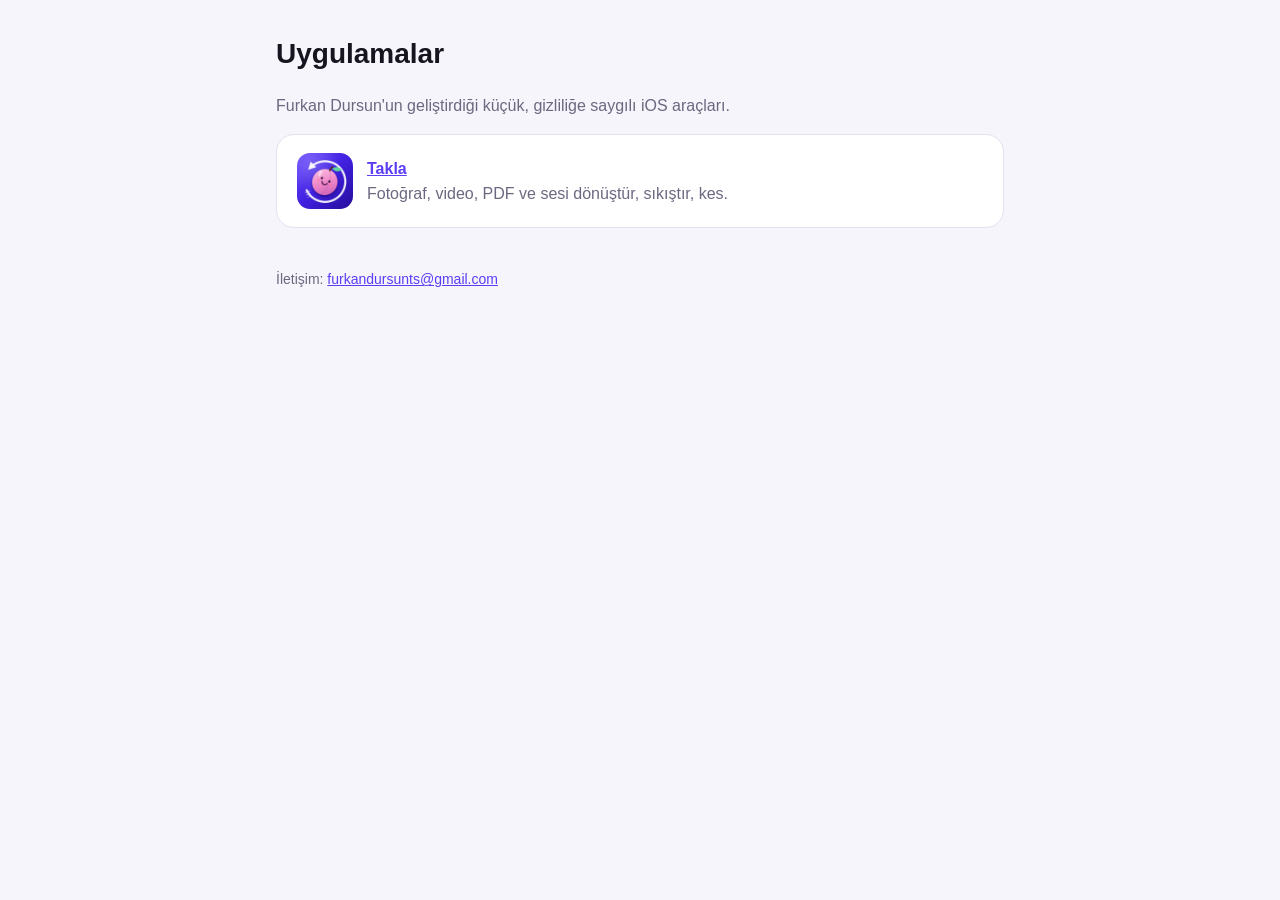
<file: index.html>
<!doctype html><html lang="tr"><head><meta charset="utf-8"><meta name="viewport" content="width=device-width,initial-scale=1">
<title>Furkan Dursun — Uygulamalar</title><link rel="stylesheet" href="stil.css"></head><body><main>
<h1>Uygulamalar</h1><p class="muted">Furkan Dursun'un geliştirdiği küçük, gizliliğe saygılı iOS araçları.</p>
<div class="card"><header style="margin:0"><img src="takla/ikon.png" alt=""><div><strong><a href="takla/">Takla</a></strong><br><span class="muted">Fotoğraf, video, PDF ve sesi dönüştür, sıkıştır, kes.</span></div></header></div>
<footer>İletişim: <a href="mailto:furkandursunts@gmail.com">furkandursunts@gmail.com</a></footer>
</main></body></html>
</file>
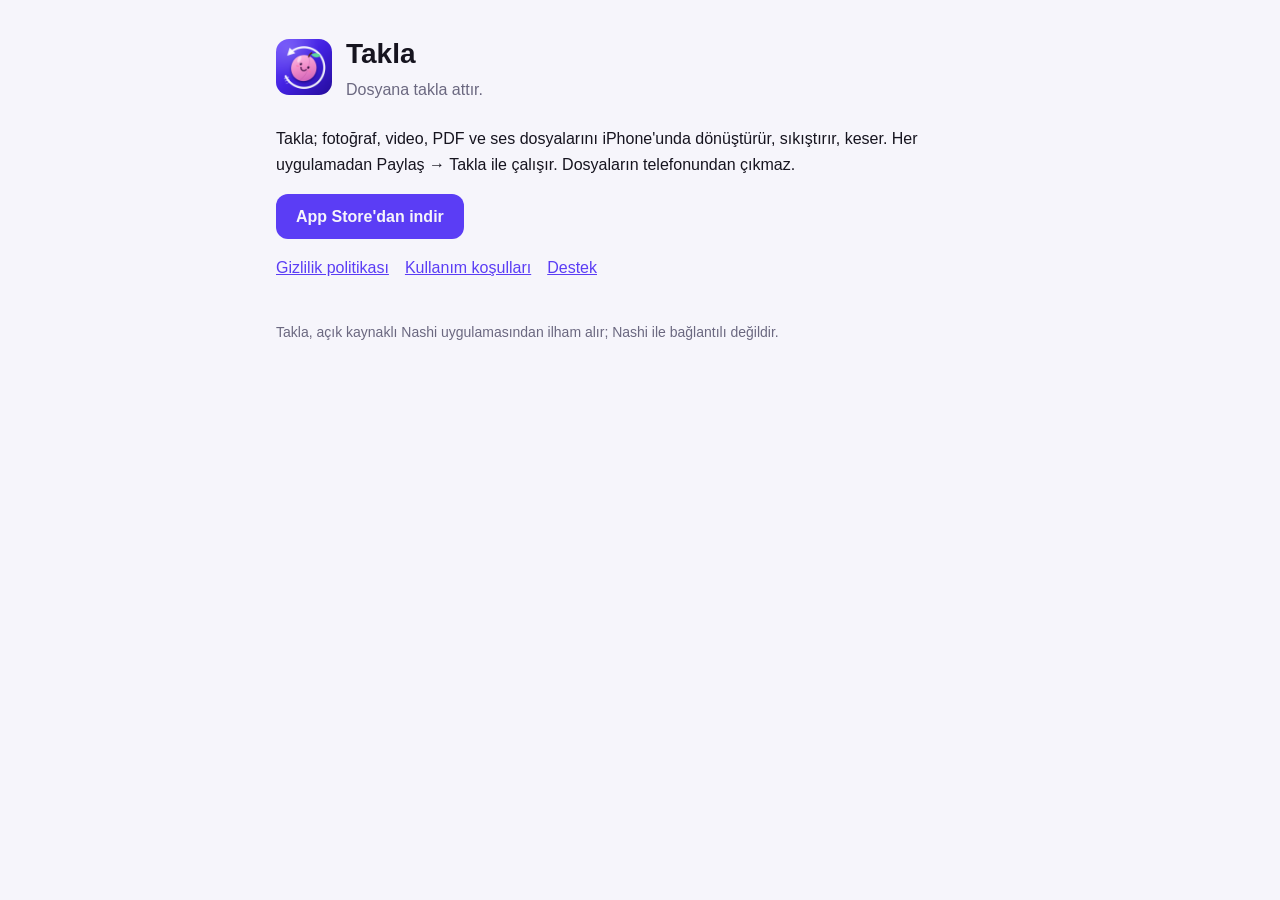
<file: takla/index.html>
<!doctype html><html lang="tr"><head><meta charset="utf-8"><meta name="viewport" content="width=device-width,initial-scale=1">
<title>Takla</title><link rel="stylesheet" href="../stil.css"></head><body><main>
<header><img src="ikon.png" alt="Takla"><div><h1>Takla</h1><span class="muted">Dosyana takla attır.</span></div></header>
<p>Takla; fotoğraf, video, PDF ve ses dosyalarını iPhone'unda dönüştürür, sıkıştırır, keser. Her uygulamadan Paylaş → Takla ile çalışır. Dosyaların telefonundan çıkmaz.</p>
<p><a class="btn" href="https://apps.apple.com/tr/app/takla-dosya-d%C3%B6n%C3%BC%C5%9Ft%C3%BCr%C3%BCc%C3%BC/id6837812760">App Store'dan indir</a></p>
<nav><a href="gizlilik/">Gizlilik politikası</a><a href="kosullar/">Kullanım koşulları</a><a href="destek/">Destek</a></nav>
<footer>Takla, açık kaynaklı Nashi uygulamasından ilham alır; Nashi ile bağlantılı değildir.</footer>
</main></body></html>
</file>
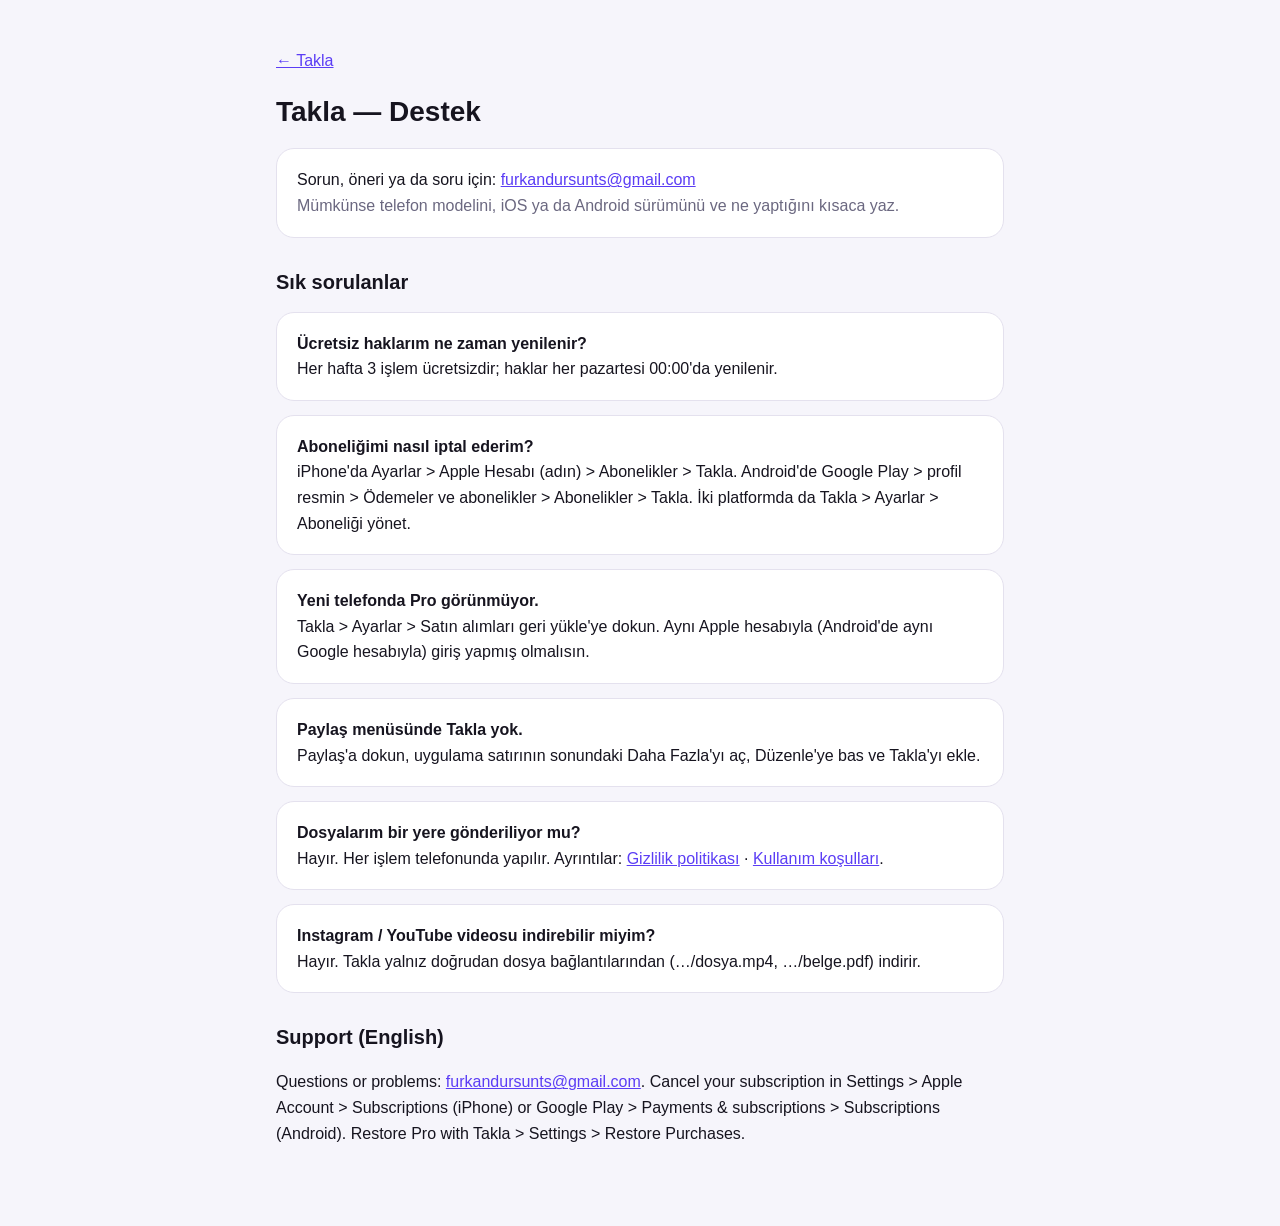
<file: takla/destek/index.html>
<!doctype html><html lang="tr"><head><meta charset="utf-8"><meta name="viewport" content="width=device-width,initial-scale=1">
<title>Takla — Destek</title><link rel="stylesheet" href="../../stil.css"></head><body><main>
<p><a href="../">← Takla</a></p>
<h1>Takla — Destek</h1>
<div class="card">Sorun, öneri ya da soru için: <a href="mailto:furkandursunts@gmail.com?subject=Takla%20destek">furkandursunts@gmail.com</a><br><span class="muted">Mümkünse telefon modelini, iOS ya da Android sürümünü ve ne yaptığını kısaca yaz.</span></div>
<h2>Sık sorulanlar</h2>
<div class="card"><strong>Ücretsiz haklarım ne zaman yenilenir?</strong><br>Her hafta 3 işlem ücretsizdir; haklar her pazartesi 00:00'da yenilenir.</div>
<div class="card"><strong>Aboneliğimi nasıl iptal ederim?</strong><br>iPhone'da Ayarlar &gt; Apple Hesabı (adın) &gt; Abonelikler &gt; Takla. Android'de Google Play &gt; profil resmin &gt; Ödemeler ve abonelikler &gt; Abonelikler &gt; Takla. İki platformda da Takla &gt; Ayarlar &gt; Aboneliği yönet.</div>
<div class="card"><strong>Yeni telefonda Pro görünmüyor.</strong><br>Takla &gt; Ayarlar &gt; Satın alımları geri yükle'ye dokun. Aynı Apple hesabıyla (Android'de aynı Google hesabıyla) giriş yapmış olmalısın.</div>
<div class="card"><strong>Paylaş menüsünde Takla yok.</strong><br>Paylaş'a dokun, uygulama satırının sonundaki Daha Fazla'yı aç, Düzenle'ye bas ve Takla'yı ekle.</div>
<div class="card"><strong>Dosyalarım bir yere gönderiliyor mu?</strong><br>Hayır. Her işlem telefonunda yapılır. Ayrıntılar: <a href="../gizlilik/">Gizlilik politikası</a> · <a href="../kosullar/">Kullanım koşulları</a>.</div>
<div class="card"><strong>Instagram / YouTube videosu indirebilir miyim?</strong><br>Hayır. Takla yalnız doğrudan dosya bağlantılarından (…/dosya.mp4, …/belge.pdf) indirir.</div>
<h2>Support (English)</h2>
<p>Questions or problems: <a href="mailto:furkandursunts@gmail.com?subject=Takla%20support">furkandursunts@gmail.com</a>. Cancel your subscription in Settings &gt; Apple Account &gt; Subscriptions (iPhone) or Google Play &gt; Payments &amp; subscriptions &gt; Subscriptions (Android). Restore Pro with Takla &gt; Settings &gt; Restore Purchases.</p>
</main></body></html>
</file>
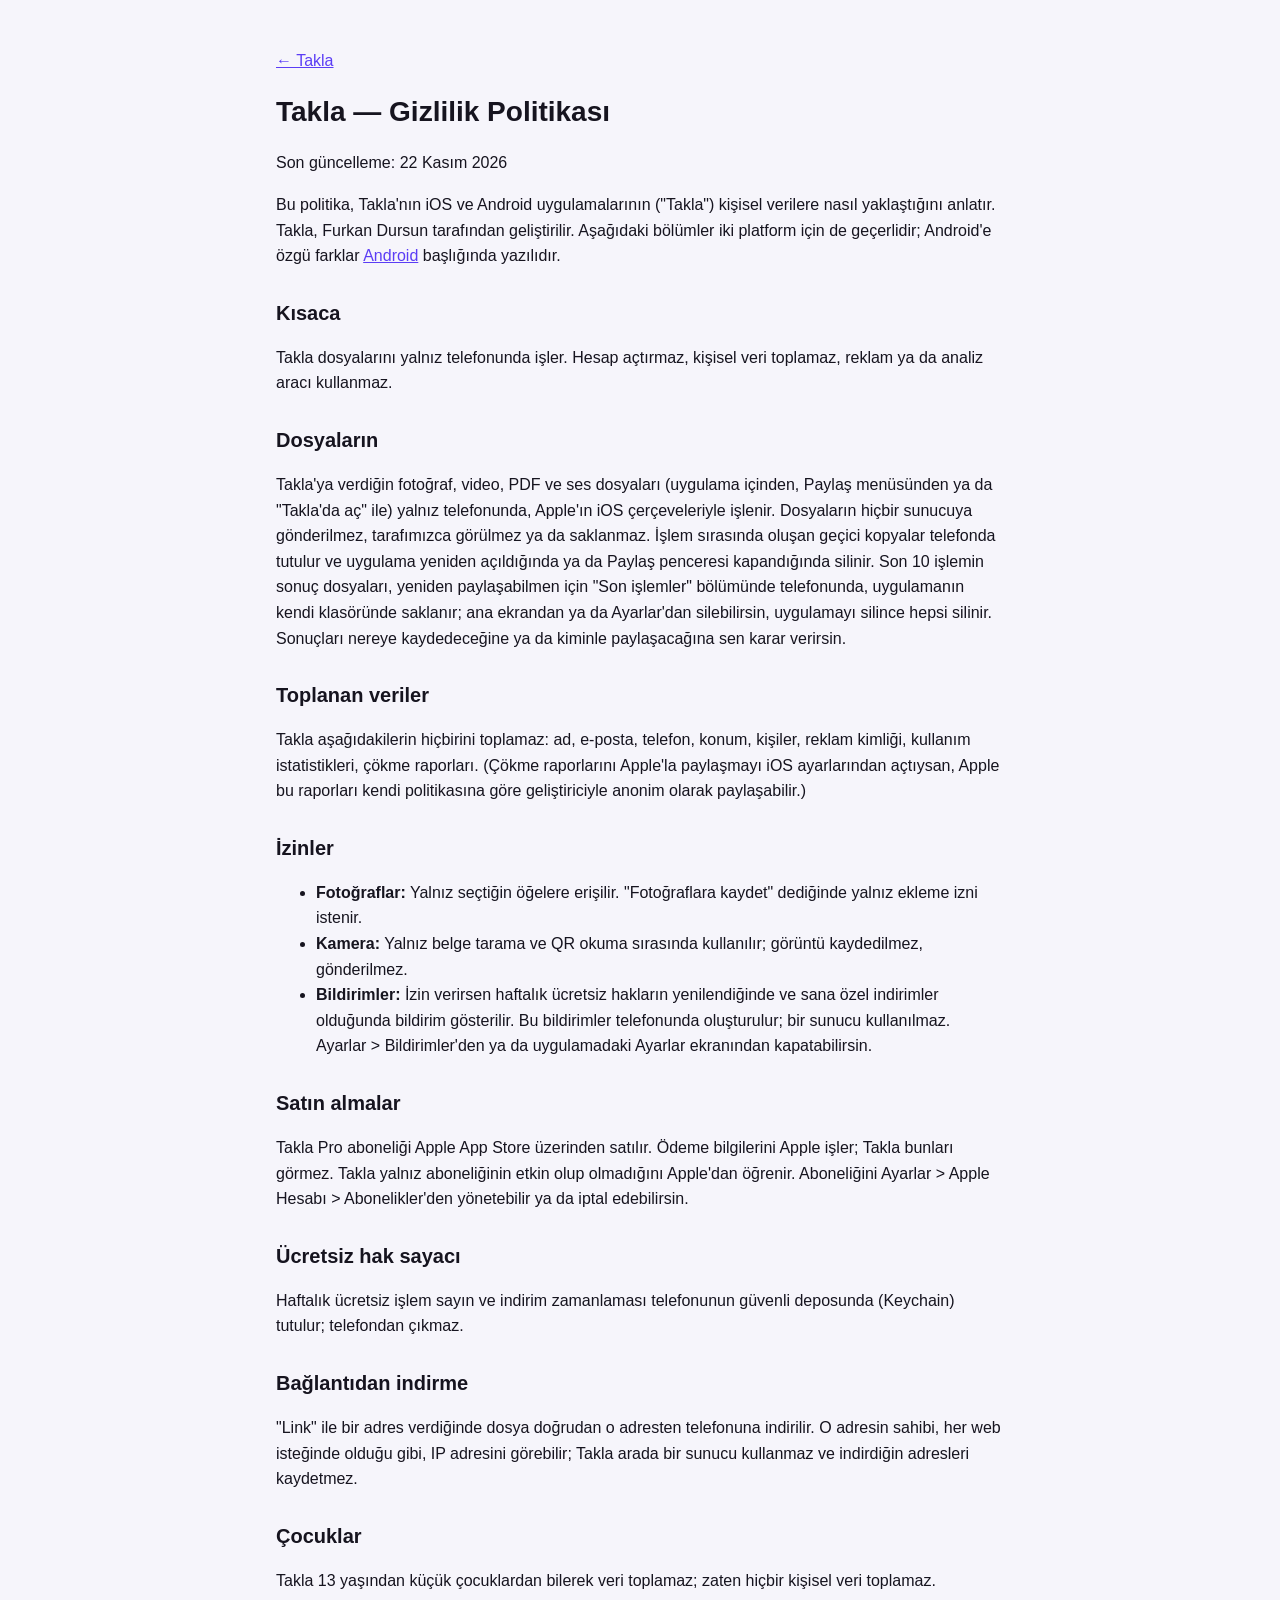
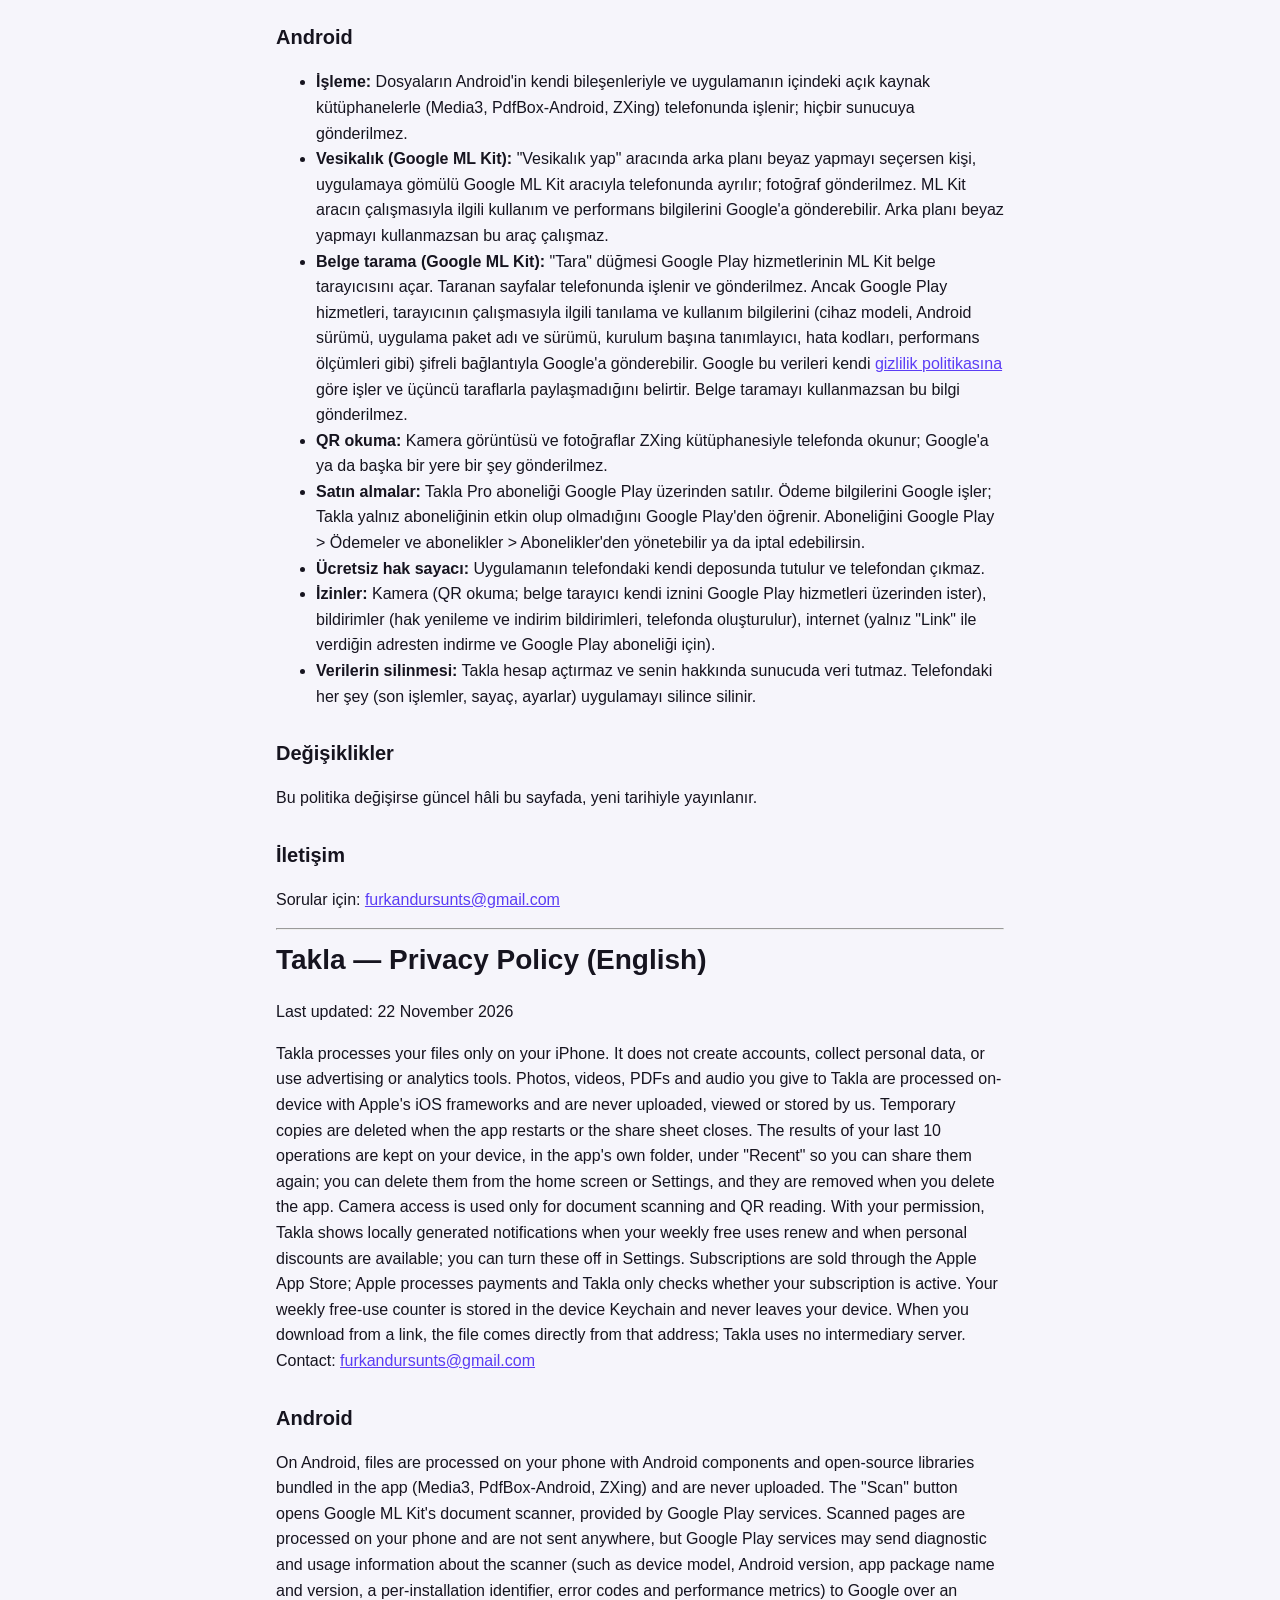
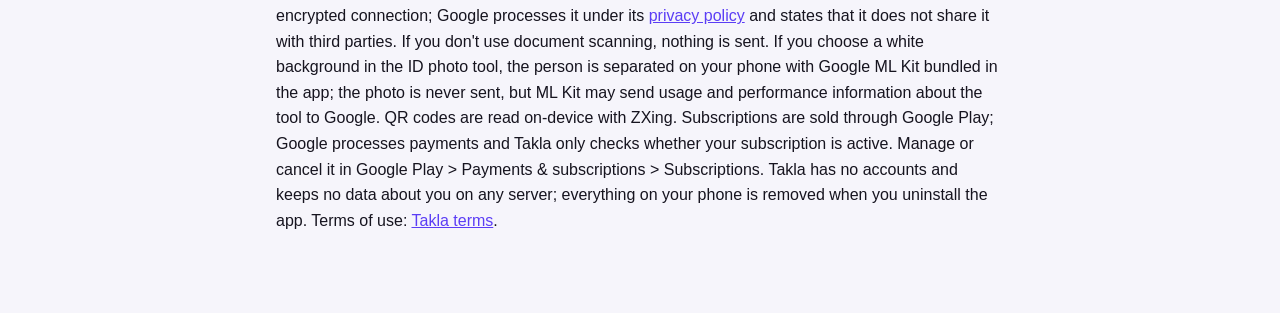
<file: takla/gizlilik/index.html>
<!doctype html><html lang="tr"><head><meta charset="utf-8"><meta name="viewport" content="width=device-width,initial-scale=1">
<title>Takla — Gizlilik Politikası</title><link rel="stylesheet" href="../../stil.css"></head><body><main>
<p><a href="../">← Takla</a></p>
<h1>Takla — Gizlilik Politikası</h1>
<p>Son güncelleme: 22 Kasım 2026</p>
<p>Bu politika, Takla'nın iOS ve Android uygulamalarının (&quot;Takla&quot;) kişisel verilere nasıl yaklaştığını anlatır. Takla, Furkan Dursun tarafından geliştirilir. Aşağıdaki bölümler iki platform için de geçerlidir; Android'e özgü farklar <a href="#android">Android</a> başlığında yazılıdır.</p>
<h2>Kısaca</h2>
<p>Takla dosyalarını yalnız telefonunda işler. Hesap açtırmaz, kişisel veri toplamaz, reklam ya da analiz aracı kullanmaz.</p>
<h2>Dosyaların</h2>
<p>Takla&#x27;ya verdiğin fotoğraf, video, PDF ve ses dosyaları (uygulama içinden, Paylaş menüsünden ya da &quot;Takla&#x27;da aç&quot; ile) yalnız telefonunda, Apple&#x27;ın iOS çerçeveleriyle işlenir. Dosyaların hiçbir sunucuya gönderilmez, tarafımızca görülmez ya da saklanmaz. İşlem sırasında oluşan geçici kopyalar telefonda tutulur ve uygulama yeniden açıldığında ya da Paylaş penceresi kapandığında silinir. Son 10 işlemin sonuç dosyaları, yeniden paylaşabilmen için &quot;Son işlemler&quot; bölümünde telefonunda, uygulamanın kendi klasöründe saklanır; ana ekrandan ya da Ayarlar&#x27;dan silebilirsin, uygulamayı silince hepsi silinir. Sonuçları nereye kaydedeceğine ya da kiminle paylaşacağına sen karar verirsin.</p>
<h2>Toplanan veriler</h2>
<p>Takla aşağıdakilerin hiçbirini toplamaz: ad, e-posta, telefon, konum, kişiler, reklam kimliği, kullanım istatistikleri, çökme raporları. (Çökme raporlarını Apple&#x27;la paylaşmayı iOS ayarlarından açtıysan, Apple bu raporları kendi politikasına göre geliştiriciyle anonim olarak paylaşabilir.)</p>
<h2>İzinler</h2>
<ul>
<li><strong>Fotoğraflar:</strong> Yalnız seçtiğin öğelere erişilir. &quot;Fotoğraflara kaydet&quot; dediğinde yalnız ekleme izni istenir.</li>
<li><strong>Kamera:</strong> Yalnız belge tarama ve QR okuma sırasında kullanılır; görüntü kaydedilmez, gönderilmez.</li>
<li><strong>Bildirimler:</strong> İzin verirsen haftalık ücretsiz hakların yenilendiğinde ve sana özel indirimler olduğunda bildirim gösterilir. Bu bildirimler telefonunda oluşturulur; bir sunucu kullanılmaz. Ayarlar &gt; Bildirimler&#x27;den ya da uygulamadaki Ayarlar ekranından kapatabilirsin.</li>
</ul>
<h2>Satın almalar</h2>
<p>Takla Pro aboneliği Apple App Store üzerinden satılır. Ödeme bilgilerini Apple işler; Takla bunları görmez. Takla yalnız aboneliğinin etkin olup olmadığını Apple&#x27;dan öğrenir. Aboneliğini Ayarlar &gt; Apple Hesabı &gt; Abonelikler&#x27;den yönetebilir ya da iptal edebilirsin.</p>
<h2>Ücretsiz hak sayacı</h2>
<p>Haftalık ücretsiz işlem sayın ve indirim zamanlaması telefonunun güvenli deposunda (Keychain) tutulur; telefondan çıkmaz.</p>
<h2>Bağlantıdan indirme</h2>
<p>&quot;Link&quot; ile bir adres verdiğinde dosya doğrudan o adresten telefonuna indirilir. O adresin sahibi, her web isteğinde olduğu gibi, IP adresini görebilir; Takla arada bir sunucu kullanmaz ve indirdiğin adresleri kaydetmez.</p>
<h2>Çocuklar</h2>
<p>Takla 13 yaşından küçük çocuklardan bilerek veri toplamaz; zaten hiçbir kişisel veri toplamaz.</p>
<h2 id="android">Android</h2>
<ul>
<li><strong>İşleme:</strong> Dosyaların Android'in kendi bileşenleriyle ve uygulamanın içindeki açık kaynak kütüphanelerle (Media3, PdfBox-Android, ZXing) telefonunda işlenir; hiçbir sunucuya gönderilmez.</li>
<li><strong>Vesikalık (Google ML Kit):</strong> &quot;Vesikalık yap&quot; aracında arka planı beyaz yapmayı seçersen kişi, uygulamaya gömülü Google ML Kit aracıyla telefonunda ayrılır; fotoğraf gönderilmez. ML Kit aracın çalışmasıyla ilgili kullanım ve performans bilgilerini Google'a gönderebilir. Arka planı beyaz yapmayı kullanmazsan bu araç çalışmaz.</li>
<li><strong>Belge tarama (Google ML Kit):</strong> &quot;Tara&quot; düğmesi Google Play hizmetlerinin ML Kit belge tarayıcısını açar. Taranan sayfalar telefonunda işlenir ve gönderilmez. Ancak Google Play hizmetleri, tarayıcının çalışmasıyla ilgili tanılama ve kullanım bilgilerini (cihaz modeli, Android sürümü, uygulama paket adı ve sürümü, kurulum başına tanımlayıcı, hata kodları, performans ölçümleri gibi) şifreli bağlantıyla Google'a gönderebilir. Google bu verileri kendi <a href="https://policies.google.com/privacy">gizlilik politikasına</a> göre işler ve üçüncü taraflarla paylaşmadığını belirtir. Belge taramayı kullanmazsan bu bilgi gönderilmez.</li>
<li><strong>QR okuma:</strong> Kamera görüntüsü ve fotoğraflar ZXing kütüphanesiyle telefonda okunur; Google'a ya da başka bir yere bir şey gönderilmez.</li>
<li><strong>Satın almalar:</strong> Takla Pro aboneliği Google Play üzerinden satılır. Ödeme bilgilerini Google işler; Takla yalnız aboneliğinin etkin olup olmadığını Google Play'den öğrenir. Aboneliğini Google Play &gt; Ödemeler ve abonelikler &gt; Abonelikler'den yönetebilir ya da iptal edebilirsin.</li>
<li><strong>Ücretsiz hak sayacı:</strong> Uygulamanın telefondaki kendi deposunda tutulur ve telefondan çıkmaz.</li>
<li><strong>İzinler:</strong> Kamera (QR okuma; belge tarayıcı kendi iznini Google Play hizmetleri üzerinden ister), bildirimler (hak yenileme ve indirim bildirimleri, telefonda oluşturulur), internet (yalnız &quot;Link&quot; ile verdiğin adresten indirme ve Google Play aboneliği için).</li>
<li><strong>Verilerin silinmesi:</strong> Takla hesap açtırmaz ve senin hakkında sunucuda veri tutmaz. Telefondaki her şey (son işlemler, sayaç, ayarlar) uygulamayı silince silinir.</li>
</ul>
<h2>Değişiklikler</h2>
<p>Bu politika değişirse güncel hâli bu sayfada, yeni tarihiyle yayınlanır.</p>
<h2>İletişim</h2>
<p>Sorular için: <a href="mailto:furkandursunts@gmail.com">furkandursunts@gmail.com</a></p>
<hr>
<h1>Takla — Privacy Policy (English)</h1>
<p>Last updated: 22 November 2026</p>
<p>Takla processes your files only on your iPhone. It does not create accounts, collect personal data, or use advertising or analytics tools. Photos, videos, PDFs and audio you give to Takla are processed on-device with Apple&#x27;s iOS frameworks and are never uploaded, viewed or stored by us. Temporary copies are deleted when the app restarts or the share sheet closes. The results of your last 10 operations are kept on your device, in the app&#x27;s own folder, under &quot;Recent&quot; so you can share them again; you can delete them from the home screen or Settings, and they are removed when you delete the app. Camera access is used only for document scanning and QR reading. With your permission, Takla shows locally generated notifications when your weekly free uses renew and when personal discounts are available; you can turn these off in Settings. Subscriptions are sold through the Apple App Store; Apple processes payments and Takla only checks whether your subscription is active. Your weekly free-use counter is stored in the device Keychain and never leaves your device. When you download from a link, the file comes directly from that address; Takla uses no intermediary server. Contact: <a href="mailto:furkandursunts@gmail.com">furkandursunts@gmail.com</a></p>
<h2>Android</h2>
<p>On Android, files are processed on your phone with Android components and open-source libraries bundled in the app (Media3, PdfBox-Android, ZXing) and are never uploaded. The &quot;Scan&quot; button opens Google ML Kit's document scanner, provided by Google Play services. Scanned pages are processed on your phone and are not sent anywhere, but Google Play services may send diagnostic and usage information about the scanner (such as device model, Android version, app package name and version, a per-installation identifier, error codes and performance metrics) to Google over an encrypted connection; Google processes it under its <a href="https://policies.google.com/privacy">privacy policy</a> and states that it does not share it with third parties. If you don't use document scanning, nothing is sent. If you choose a white background in the ID photo tool, the person is separated on your phone with Google ML Kit bundled in the app; the photo is never sent, but ML Kit may send usage and performance information about the tool to Google. QR codes are read on-device with ZXing. Subscriptions are sold through Google Play; Google processes payments and Takla only checks whether your subscription is active. Manage or cancel it in Google Play &gt; Payments &amp; subscriptions &gt; Subscriptions. Takla has no accounts and keeps no data about you on any server; everything on your phone is removed when you uninstall the app. Terms of use: <a href="../kosullar/">Takla terms</a>.</p>
</main></body></html>
</file>
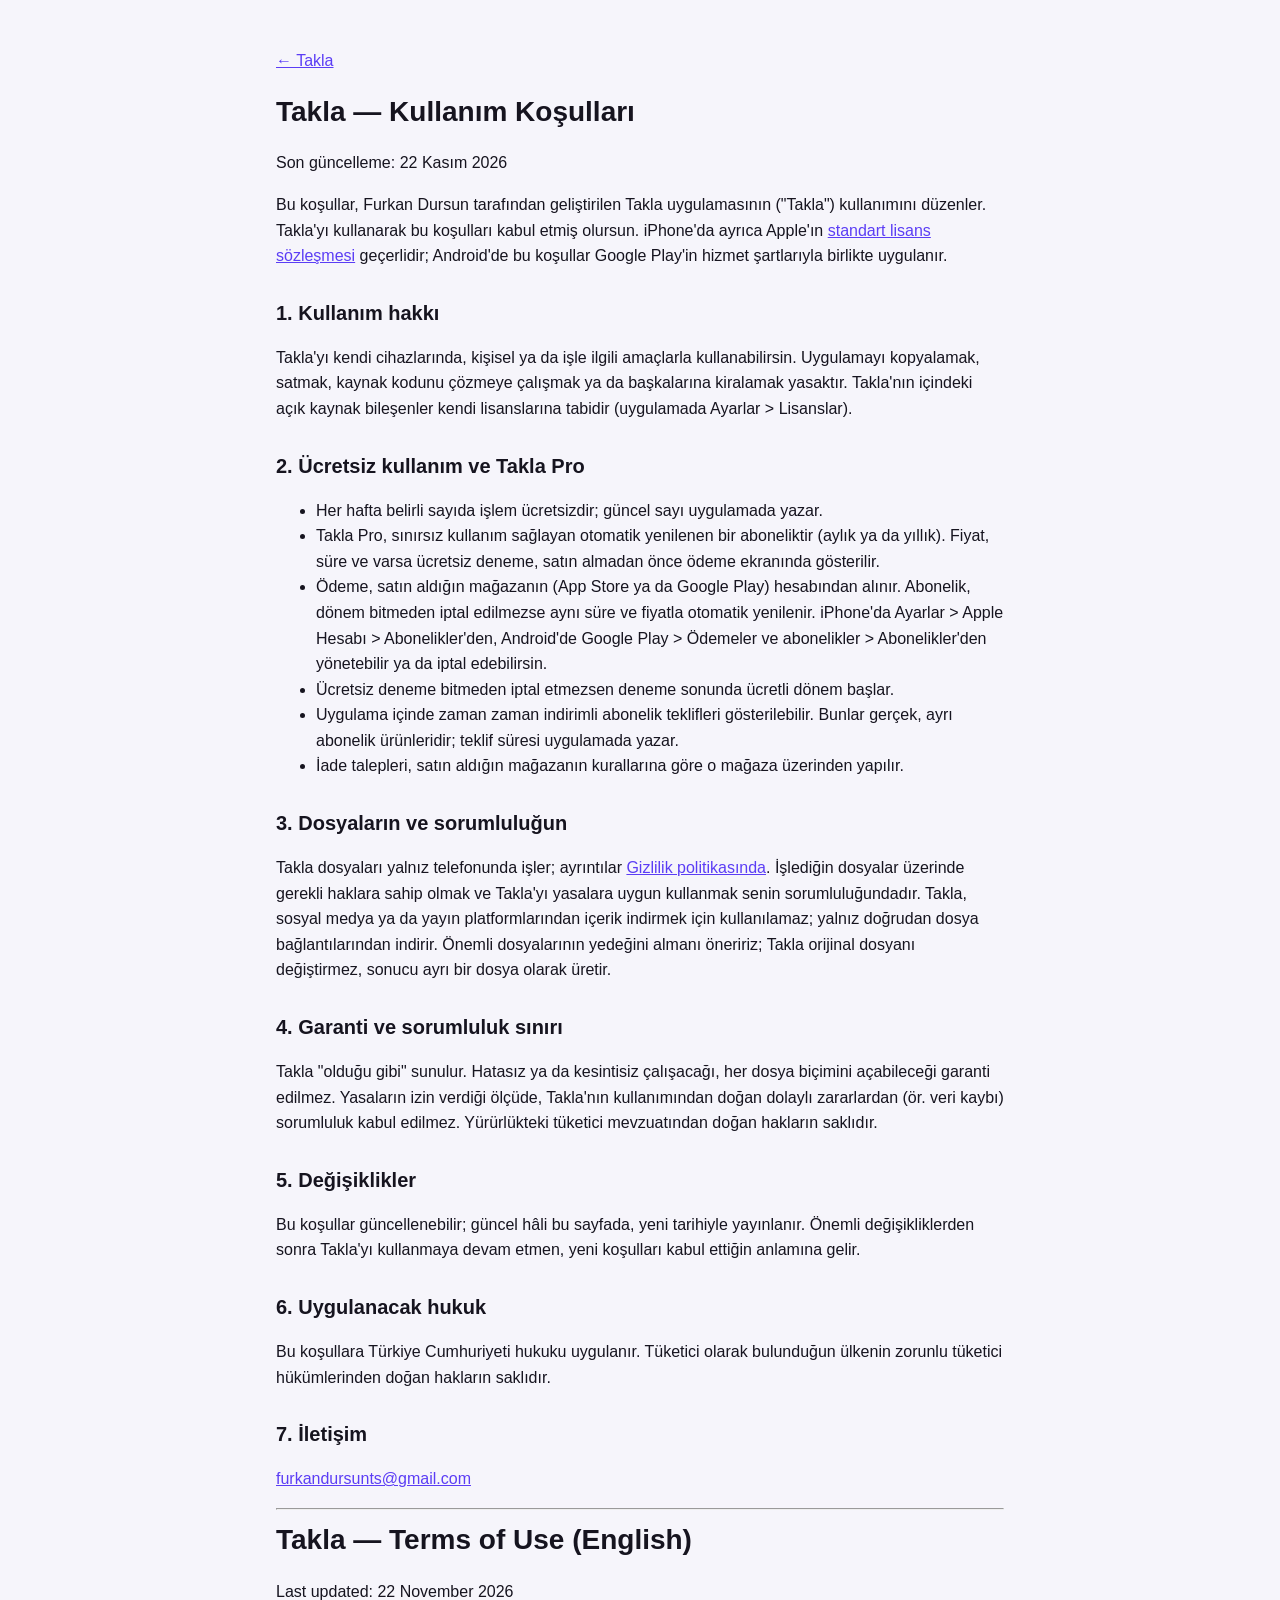
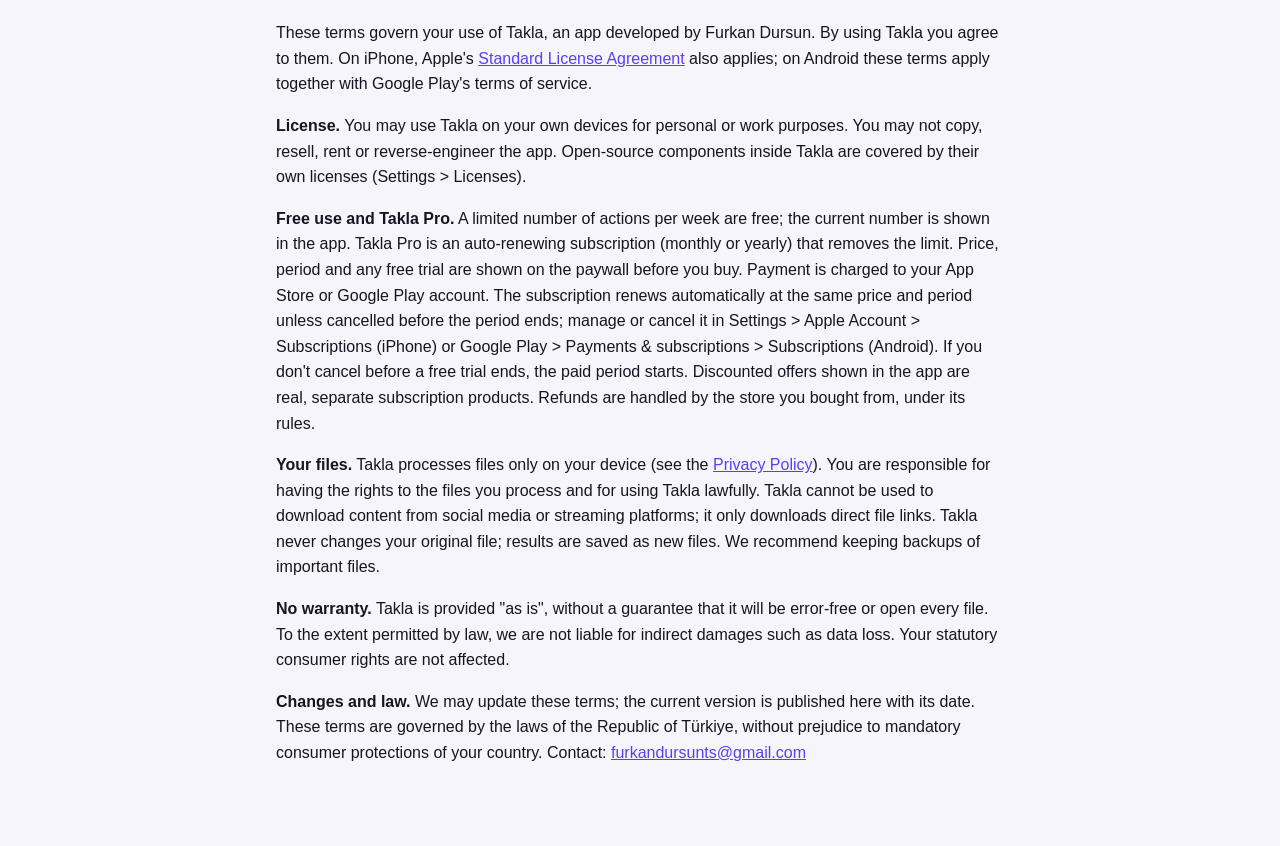
<file: takla/kosullar/index.html>
<!doctype html><html lang="tr"><head><meta charset="utf-8"><meta name="viewport" content="width=device-width,initial-scale=1">
<title>Takla — Kullanım Koşulları</title><link rel="stylesheet" href="../../stil.css"></head><body><main>
<p><a href="../">← Takla</a></p>
<h1>Takla — Kullanım Koşulları</h1>
<p>Son güncelleme: 22 Kasım 2026</p>
<p>Bu koşullar, Furkan Dursun tarafından geliştirilen Takla uygulamasının (&quot;Takla&quot;) kullanımını düzenler. Takla'yı kullanarak bu koşulları kabul etmiş olursun. iPhone'da ayrıca Apple'ın <a href="https://www.apple.com/legal/internet-services/itunes/dev/stdeula/">standart lisans sözleşmesi</a> geçerlidir; Android'de bu koşullar Google Play'in hizmet şartlarıyla birlikte uygulanır.</p>
<h2>1. Kullanım hakkı</h2>
<p>Takla'yı kendi cihazlarında, kişisel ya da işle ilgili amaçlarla kullanabilirsin. Uygulamayı kopyalamak, satmak, kaynak kodunu çözmeye çalışmak ya da başkalarına kiralamak yasaktır. Takla'nın içindeki açık kaynak bileşenler kendi lisanslarına tabidir (uygulamada Ayarlar &gt; Lisanslar).</p>
<h2>2. Ücretsiz kullanım ve Takla Pro</h2>
<ul>
<li>Her hafta belirli sayıda işlem ücretsizdir; güncel sayı uygulamada yazar.</li>
<li>Takla Pro, sınırsız kullanım sağlayan otomatik yenilenen bir aboneliktir (aylık ya da yıllık). Fiyat, süre ve varsa ücretsiz deneme, satın almadan önce ödeme ekranında gösterilir.</li>
<li>Ödeme, satın aldığın mağazanın (App Store ya da Google Play) hesabından alınır. Abonelik, dönem bitmeden iptal edilmezse aynı süre ve fiyatla otomatik yenilenir. iPhone'da Ayarlar &gt; Apple Hesabı &gt; Abonelikler'den, Android'de Google Play &gt; Ödemeler ve abonelikler &gt; Abonelikler'den yönetebilir ya da iptal edebilirsin.</li>
<li>Ücretsiz deneme bitmeden iptal etmezsen deneme sonunda ücretli dönem başlar.</li>
<li>Uygulama içinde zaman zaman indirimli abonelik teklifleri gösterilebilir. Bunlar gerçek, ayrı abonelik ürünleridir; teklif süresi uygulamada yazar.</li>
<li>İade talepleri, satın aldığın mağazanın kurallarına göre o mağaza üzerinden yapılır.</li>
</ul>
<h2>3. Dosyaların ve sorumluluğun</h2>
<p>Takla dosyaları yalnız telefonunda işler; ayrıntılar <a href="../gizlilik/">Gizlilik politikasında</a>. İşlediğin dosyalar üzerinde gerekli haklara sahip olmak ve Takla'yı yasalara uygun kullanmak senin sorumluluğundadır. Takla, sosyal medya ya da yayın platformlarından içerik indirmek için kullanılamaz; yalnız doğrudan dosya bağlantılarından indirir. Önemli dosyalarının yedeğini almanı öneririz; Takla orijinal dosyanı değiştirmez, sonucu ayrı bir dosya olarak üretir.</p>
<h2>4. Garanti ve sorumluluk sınırı</h2>
<p>Takla &quot;olduğu gibi&quot; sunulur. Hatasız ya da kesintisiz çalışacağı, her dosya biçimini açabileceği garanti edilmez. Yasaların izin verdiği ölçüde, Takla'nın kullanımından doğan dolaylı zararlardan (ör. veri kaybı) sorumluluk kabul edilmez. Yürürlükteki tüketici mevzuatından doğan hakların saklıdır.</p>
<h2>5. Değişiklikler</h2>
<p>Bu koşullar güncellenebilir; güncel hâli bu sayfada, yeni tarihiyle yayınlanır. Önemli değişikliklerden sonra Takla'yı kullanmaya devam etmen, yeni koşulları kabul ettiğin anlamına gelir.</p>
<h2>6. Uygulanacak hukuk</h2>
<p>Bu koşullara Türkiye Cumhuriyeti hukuku uygulanır. Tüketici olarak bulunduğun ülkenin zorunlu tüketici hükümlerinden doğan hakların saklıdır.</p>
<h2>7. İletişim</h2>
<p><a href="mailto:furkandursunts@gmail.com">furkandursunts@gmail.com</a></p>
<hr>
<h1>Takla — Terms of Use (English)</h1>
<p>Last updated: 22 November 2026</p>
<p>These terms govern your use of Takla, an app developed by Furkan Dursun. By using Takla you agree to them. On iPhone, Apple's <a href="https://www.apple.com/legal/internet-services/itunes/dev/stdeula/">Standard License Agreement</a> also applies; on Android these terms apply together with Google Play's terms of service.</p>
<p><strong>License.</strong> You may use Takla on your own devices for personal or work purposes. You may not copy, resell, rent or reverse-engineer the app. Open-source components inside Takla are covered by their own licenses (Settings &gt; Licenses).</p>
<p><strong>Free use and Takla Pro.</strong> A limited number of actions per week are free; the current number is shown in the app. Takla Pro is an auto-renewing subscription (monthly or yearly) that removes the limit. Price, period and any free trial are shown on the paywall before you buy. Payment is charged to your App Store or Google Play account. The subscription renews automatically at the same price and period unless cancelled before the period ends; manage or cancel it in Settings &gt; Apple Account &gt; Subscriptions (iPhone) or Google Play &gt; Payments &amp; subscriptions &gt; Subscriptions (Android). If you don't cancel before a free trial ends, the paid period starts. Discounted offers shown in the app are real, separate subscription products. Refunds are handled by the store you bought from, under its rules.</p>
<p><strong>Your files.</strong> Takla processes files only on your device (see the <a href="../gizlilik/">Privacy Policy</a>). You are responsible for having the rights to the files you process and for using Takla lawfully. Takla cannot be used to download content from social media or streaming platforms; it only downloads direct file links. Takla never changes your original file; results are saved as new files. We recommend keeping backups of important files.</p>
<p><strong>No warranty.</strong> Takla is provided &quot;as is&quot;, without a guarantee that it will be error-free or open every file. To the extent permitted by law, we are not liable for indirect damages such as data loss. Your statutory consumer rights are not affected.</p>
<p><strong>Changes and law.</strong> We may update these terms; the current version is published here with its date. These terms are governed by the laws of the Republic of Türkiye, without prejudice to mandatory consumer protections of your country. Contact: <a href="mailto:furkandursunts@gmail.com">furkandursunts@gmail.com</a></p>
</main></body></html>
</file>
<file: stil.css>
:root{--bg:#F6F5FB;--card:#fff;--text:#16141F;--muted:#6B6880;--brand:#5B3DF5;--line:#E4E1EE}
@media (prefers-color-scheme:dark){:root{--bg:#0E0D14;--card:#201E2E;--text:#F3F2F8;--muted:#B4B1C8;--brand:#8C7BFF;--line:#3B3752}}
*{box-sizing:border-box}body{margin:0;background:var(--bg);color:var(--text);font:16px/1.6 -apple-system,BlinkMacSystemFont,"Segoe UI",Roboto,sans-serif}
main{max-width:760px;margin:0 auto;padding:32px 16px 64px}a{color:var(--brand)}
header{display:flex;gap:14px;align-items:center;margin-bottom:24px}header img{width:56px;height:56px;border-radius:13px}
h1{font-size:28px;margin:0}h2{font-size:20px;margin:28px 0 8px}.muted{color:var(--muted)}
.card{background:var(--card);border:1px solid var(--line);border-radius:18px;padding:18px 20px;margin:14px 0}
nav a{margin-right:16px}footer{margin-top:40px;font-size:14px;color:var(--muted)}
.btn{display:inline-block;background:var(--brand);color:var(--bg);padding:10px 20px;border-radius:12px;text-decoration:none;font-weight:600}
</file>
